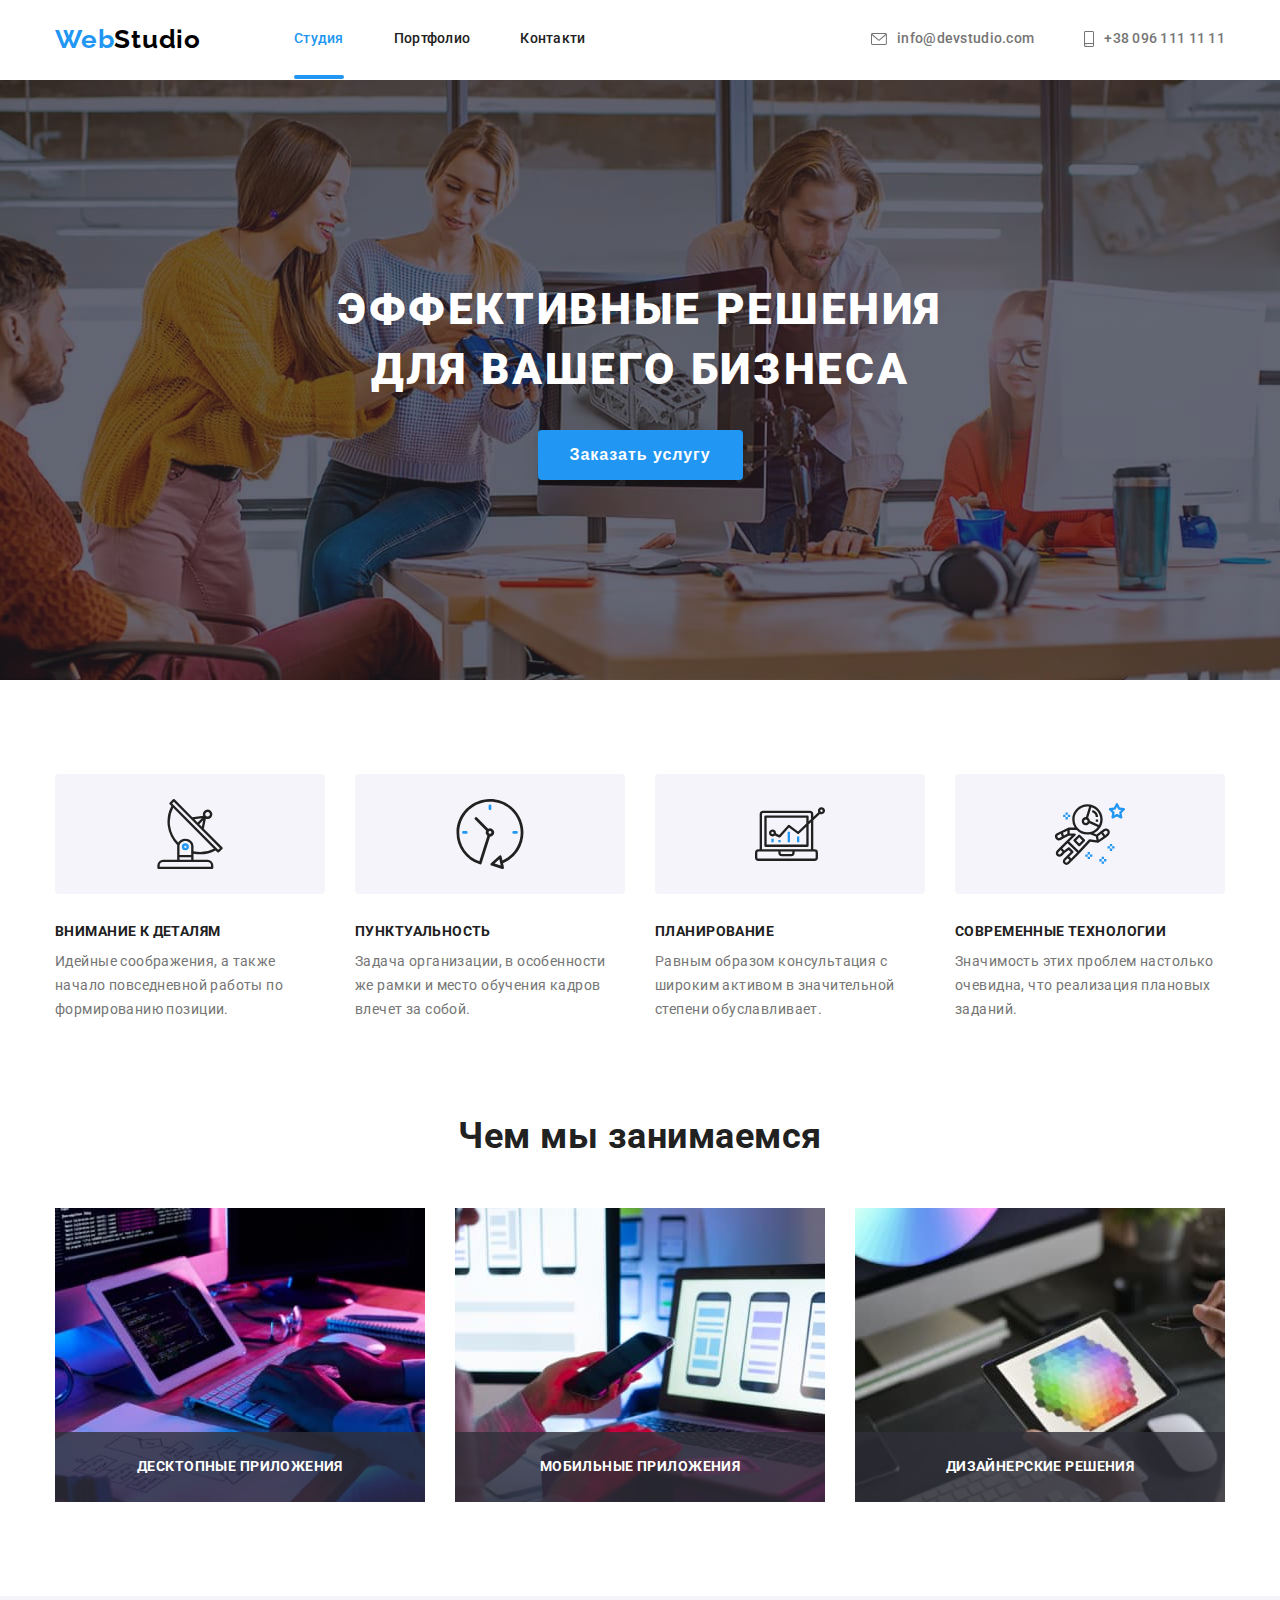
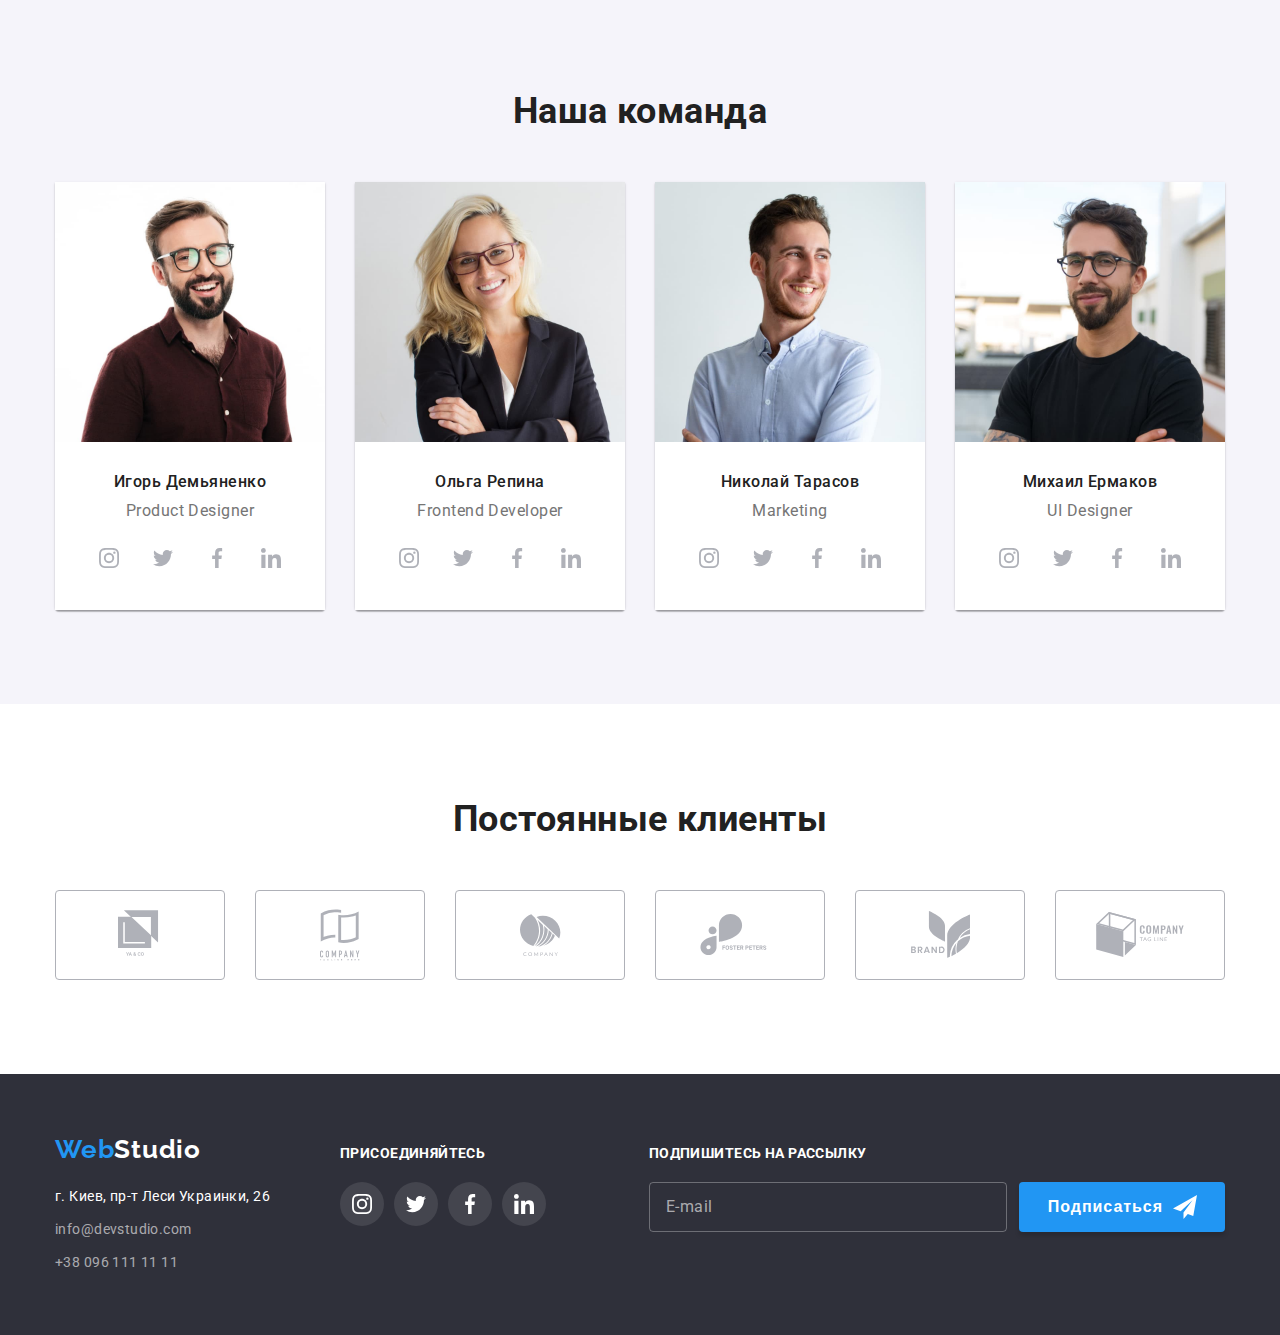
<file: index.html>
<!DOCTYPE html>
<html lang="ru">
<head>
    <meta charset="UTF-8">
    <meta http-equiv="X-UA-Compatible" content="IE=edge">
    <meta name="viewport" content="width=device-width, initial-scale=1.0">
    <title>Студия</title>
    <link rel="preconnect" href="https://fonts.gstatic.com">
    <link
        href="https://fonts.googleapis.com/css2?family=Oleo+Script&family=Raleway:wght@700&family=Roboto:wght@400;500;700;900&display=swap"
        rel="stylesheet">
    <link rel="stylesheet" href="https://cdnjs.cloudflare.com/ajax/libs/modern-normalize/0.2.0/modern-normalize.min.css"
        integrity="sha512-sqIVMkf5f8XGYI/UZYGs7wODxlUeoj9JknataPfUwtvrSKWMHrMXGZ7Evb6nabFYJQG15vFFyALe6r0nWCD1Ug=="
        crossorigin="anonymous" />
    <link rel="stylesheet" href="./css/main.min.css">
</head>
<body class="page-body">
    <header class="page-header">
        <div class="container">
            <div class="header-container">
                <nav class="nav">
                    <a class="logo link" href="./index.html">
                        <span class="logo__start">Web</span><span class="logo__end">Studio</span>
                    </a>
                    <ul class="nav-list list">
                        <li class="nav-list__item"><a class="link nav-list__link nav-list__link--underlines" href="./index.html">Студия</a></li>
                        <li class="nav-list__item"><a class="link nav-list__link" href="./pages/portfolio.html">Портфолио</a></li>
                        <li class="nav-list__item"><a class="link nav-list__link" href="#contacts">Контакти</a></li>
                    </ul>
                </nav>
                    <ul class="nav-list list">
                        <li class="nav-list__item">
                            <a class="link nav-list__link nav-list__link--gray" href="mailto:info@devstudio.com">
                                <svg class="nav-list__icon" width="16" height="12">
                                    <use href="./images/icons.svg#icon-envelope"></use>
                                </svg>info@devstudio.com
                            </a>
                        </li>
                        <li class="nav-list__item">
                            <a class="link nav-list__link nav-list__link--gray" href="tel:+380961111111">
                                <svg class="nav-list__icon" width="10" height="16">
                                    <use href="./images/icons.svg#icon-smartphone"></use>
                                </svg>+38 096 111 11 11
                            </a>
                        </li>
                    </ul>     
            </div>
        </div>
    </header>
    <main>

        <!--Герой-->
        <section class="hero">
            <div class="container">
                <div class="hero__box">
                    <h1 class="hero__title">Эффективные решения<br> для вашего бизнеса</h1>
                    <button data-modal-open class="button" type="button">Заказать услугу</button>
                    <div class="backdrop is-hidden" data-modal>
                        <div class="modal">
                            <button data-modal-close class="modal__button-close" aria-label="Close">
                                <div class="close">
                                    <svg class="close__icon" width="18" height="18">
                                        <use href="./images/icons.svg#icon-close"></use>
                                    </svg>
                                </div>
                            </button>

                            <form class="form-modal" autocomplete="off">
                                <p class="form-modal__title">Оставьте свои данные, мы вам перезвоним</p>
                                <div class="form-modal__field">
                                    <label class="form-modal__label" for="username">Имя</label>
                                    <input class="form-modal__input" type="text"  name="username" id="username" minlength="3">
                                    <svg class="form-modal__icon" width="18" height="18">
                                        <use href="./images/icons.svg#icon-person-modal"></use>
                                    </svg>
                                </div>
                                    
                                <div class="form-modal__field">
                                    <label class="form-modal__label" for="tel">Телефон</label>
                                    <input class="form-modal__input" type="tel" name="telephon" id="tel" minlength="3">
                                    <svg class="form-modal__icon" width="18" height="18">
                                        <use href="./images/icons.svg#icon-phone-modal"></use>
                                    </svg>
                                </div>
                                
                                <div class="form-modal__field">
                                    <label class="form-modal__label" for="email">Почта</label>
                                    <input class="form-modal__input" type="email" name="email" id="email">
                                    <svg class="form-modal__icon" width="18" height="18">
                                        <use href="./images/icons.svg#icon-email-modal"></use>
                                    </svg>
                                </div>

                                <div class="form-modal__field">
                                    <label class="form-modal__label" for="comment">Комментарий</label>
                                    <textarea class="form-textarea" name="comment" id="comment" rows="6" placeholder="Введите текст" id="comment"></textarea>
                                </div>

                                <div class="form-modal__contract">
                                    <label class="form-modal__contract-label" for="contract">
                                    <input class="form-modal__contract-checkbox" type="checkbox" name="contract" id="contract" value="contract">
                                    <svg class="form-modal__icon-check" width="16" height="15">
                                        <use href="./images/icons.svg#icon-check"></use>
                                    </svg>
                                    Соглашаюсь с рассылкой и принимаю 
                                    <a class="form-modal__link" href="">Условия договора</a>
                                    </label>   
                                </div>
                                
                                <button class="button form-modal__button" type="submit">Отправить</button>
                            </form>

                        </div>
                    </div>
                </div> 
            </div>
            
        </section>

        <!--Принципы-->
        <section class="concepts">
            <div class="container">
                <ul class="list concepts__list">
                    <li class="concepts__item">
                        <div class="concepts__icons">
                            <svg width="70" height="70">
                                <use href="./images/icons.svg#icon-antenna"></use>
                            </svg>
                        </div>
                        <h3 class="subtitle">Внимание к деталям</h3>
                        <p class="text">Идейные соображения, а также начало повседневной работы по формированию позиции.</p>
                    </li>
                    <li class="concepts__item">
                        <div class="concepts__icons">
                            <svg width="70" height="70">
                                <use href="./images/icons.svg#icon-clock"></use>
                            </svg>
                        </div>
                        <h3 class="subtitle">Пунктуальность</h3>
                        <p class="text">Задача организации, в особенности же рамки и место обучения кадров влечет за собой.</p>
                    </li>
                    <li class="concepts__item">
                        <div class="concepts__icons">
                            <svg width="70" height="70">
                                <use href="./images/icons.svg#icon-diagram"></use>
                            </svg>
                        </div>
                        <h3 class="subtitle">Планирование</h3>
                        <p class="text">Равным образом консультация с широким активом в значительной степени обуславливает.</p>
                    </li>
                    <li class="concepts__item">
                        <div class="concepts__icons">
                            <svg width="70" height="70">
                                <use href="./images/icons.svg#icon-astronaut"></use>
                            </svg>
                        </div>
                        <h3 class="subtitle">Современные технологии</h3>
                        <p class="text">Значимость этих проблем настолько очевидна, что реализация плановых заданий.</p>
                    </li>
                </ul>
            </div>
        </section>

        <!--Чем мы занимаемся-->
        <section class="work">
            <div class="container">
                <h2 class="title">Чем мы занимаемся</h2>
                <ul class="list work__list">
                    <li class="work__item">
                        <img src="./images/section1/img.jpg" width="370" alt="Десктопные приложения">
                        <div class="work__thumb">
                            <h3 class="subtitle">Десктопные приложения</h3>
                        </div>
                    </li>
                    <li class="work__item">
                        <img src="./images/section1/img-1.jpg" width="370" alt="Мобильные приложения">
                        <div class="work__thumb">
                            <h3 class="subtitle">Мобильные приложения</h3>
                        </div>
                    </li>
                    <li class="work__item">
                        <img src="./images/section1/img-2.jpg" width="370" alt="Дизайнерские решения">
                        <div class="work__thumb">
                            <h3 class="subtitle">Дизайнерские решения</h3>
                        </div>
                    </li>
                </ul>
            </div>
        </section>

        <!--Наша команда-->
        <section class="team">
            <div class="container">
                <h2 class="title">Наша команда</h2>
                <ul class="team__list">
                    <li class="team__item">
                        <img src="./images/section2/img.jpg" width="270" height="260" alt="Игорь Демьяненко">
                        <div class="team__member">
                            <h3 class="team__name">Игорь Демьяненко</h3>
                            <p class="team__position">Product Designer</p>
                            <ul class="list social-list">
                                <li class="social-list__item">
                                    <a href="" class="social-list__link" target="_blank" rel="noopener noreferrer">
                                        <svg class="social-list__icon">
                                            <use href="./images/icons.svg#icon-instagram"></use>
                                        </svg>
                                    </a>
                                </li>
                                <li class="social-list__item">
                                    <a href="" class="social-list__link" target="_blank" rel="noopener noreferrer">
                                        <svg class="social-list__icon">
                                            <use href="./images/icons.svg#icon-twitter"></use>
                                        </svg>
                                    </a>
                                </li>
                                <li class="social-list__item">
                                    <a href="" class="social-list__link" target="_blank" rel="noopener noreferrer">
                                        <svg class="social-list__icon">
                                            <use href="./images/icons.svg#icon-facebook"></use>
                                        </svg>
                                    </a>
                                </li>
                                <li class="social-list__item">
                                    <a href="" class="social-list__link" target="_blank" rel="noopener noreferrer">
                                        <svg class="social-list__icon">
                                            <use href="./images/icons.svg#icon-linkedin"></use>
                                        </svg>
                                    </a>
                                </li>
                            </ul>
                        </div>
                    </li>
                    <li class="team__item">
                        <img src="./images/section2/img-1.jpg" width="270" height="260" alt="Ольга Репина">
                        <div class="team__member">
                            <h3 class="team__name">Ольга Репина</h3>
                            <p class="team__position">Frontend Developer</p>
                            <ul class="list social-list">
                                <li class="social-list__item">
                                    <a href="" class="social-list__link" target="_blank" rel="noopener noreferrer">
                                        <svg class="social-list__icon">
                                            <use href="./images/icons.svg#icon-instagram"></use>
                                        </svg>
                                    </a>
                                </li>
                                <li class="social-list__item">
                                    <a href="" class="social-list__link" target="_blank" rel="noopener noreferrer">
                                        <svg class="social-list__icon">
                                            <use href="./images/icons.svg#icon-twitter"></use>
                                        </svg>
                                    </a>
                                </li>
                                <li class="social-list__item">
                                    <a href="" class="social-list__link" target="_blank" rel="noopener noreferrer">
                                        <svg class="social-list__icon">
                                            <use href="./images/icons.svg#icon-facebook"></use>
                                        </svg>
                                    </a>
                                </li>
                                <li class="social-list__item">
                                    <a href="" class="social-list__link" target="_blank" rel="noopener noreferrer">
                                        <svg class="social-list__icon">
                                            <use href="./images/icons.svg#icon-linkedin"></use>
                                        </svg>
                                    </a>
                                </li>
                            </ul>
                        </div>
                    </li>
                    <li class="team__item">
                        <img src="./images/section2/img-2.jpg" width="270" height="260" alt="Николай Тарасов">
                        <div class="team__member">
                            <h3 class="team__name">Николай Тарасов</h3>
                            <p class="team__position">Marketing</p>
                            <ul class="list social-list">
                                <li class="social-list__item">
                                    <a href="" class="social-list__link" target="_blank" rel="noopener noreferrer">
                                        <svg class="social-list__icon">
                                            <use href="./images/icons.svg#icon-instagram"></use>
                                        </svg>
                                    </a>
                                </li>
                                <li class="social-list__item">
                                    <a href="" class="social-list__link" target="_blank" rel="noopener noreferrer">
                                        <svg class="social-list__icon">
                                            <use href="./images/icons.svg#icon-twitter"></use>
                                        </svg>
                                    </a>
                                </li>
                                <li class="social-list__item">
                                    <a href="" class="social-list__link" target="_blank" rel="noopener noreferrer">
                                        <svg class="social-list__icon">
                                            <use href="./images/icons.svg#icon-facebook"></use>
                                        </svg>
                                    </a>
                                </li>
                                <li class="social-list__item">
                                    <a href="" class="social-list__link" target="_blank" rel="noopener noreferrer">
                                        <svg class="social-list__icon">
                                            <use href="./images/icons.svg#icon-linkedin"></use>
                                        </svg>
                                    </a>
                                </li>
                            </ul>
                        </div>
                    </li>
                    <li class="team__item">
                        <img src="./images/section2/img-3.jpg" width="270" height="260" alt="Михаил Ермаков">
                        <div class="team__member">
                            <h3 class="team__name">Михаил Ермаков</h3>
                            <p class="team__position">UI Designer</p>
                            <ul class="list social-list">
                                <li class="social-list__item">
                                    <a href="" class="social-list__link" target="_blank" rel="noopener noreferrer">
                                        <svg class="social-list__icon">
                                            <use href="./images/icons.svg#icon-instagram"></use>
                                        </svg>
                                    </a>
                                </li>
                                <li class="social-list__item">
                                    <a href="" class="social-list__link" target="_blank" rel="noopener noreferrer">
                                        <svg class="social-list__icon">
                                            <use href="./images/icons.svg#icon-twitter"></use>
                                        </svg>
                                    </a>
                                </li>
                                <li class="social-list__item">
                                    <a href="" class="social-list__link" target="_blank" rel="noopener noreferrer">
                                        <svg class="social-list__icon">
                                            <use href="./images/icons.svg#icon-facebook"></use>
                                        </svg>
                                    </a>
                                </li>
                                <li class="social-list__item">
                                    <a href="" class="social-list__link" target="_blank" rel="noopener noreferrer">
                                        <svg class="social-list__icon">
                                            <use href="./images/icons.svg#icon-linkedin"></use>
                                        </svg>
                                    </a>
                                </li>
                            </ul>
                        </div>
                    </li>
                </ul>
            </div>
        </section>
        <!-- Постоянные клиенты -->
        <section class="clients">
            <div class="container">
                <h2 class="clients__title">Постоянные клиенты</h2>
                <ul class="clients__list">
                    <li class="clients__item">
                        <a class="clients__link" href="" target="_blank" rel="noopener noreferrer">
                            <svg class="clients__icon" width="44.27" height="49.23">
                                <use href="./images/icons.svg#icon-logo1"></use>
                            </svg>
                        </a>
                    </li>
                    <li class="clients__item">
                        <a class="clients__link" href="" target="_blank" rel="noopener noreferrer">
                            <svg class="clients__icon" width="40" height="52">
                                <use href="./images/icons.svg#icon-logo2"></use>
                            </svg>
                        </a>
                    </li>
                    <li class="clients__item">
                        <a class="clients__link" href="" target="_blank" rel="noopener noreferrer">
                            <svg class="clients__icon" width="41" height="42.6">
                                <use href="./images/icons.svg#icon-logo3"></use>
                            </svg>
                        </a>
                    </li>
                    <li class="clients__item">
                        <a class="clients__link" href="" target="_blank" rel="noopener noreferrer">
                            <svg class="clients__icon" width="79.66" height="42.02">
                                <use href="./images/icons.svg#icon-logo4"></use>
                            </svg>
                        </a>
                    </li>
                    <li class="clients__item">
                        <a class="clients__link" href="" target="_blank" rel="noopener noreferrer">
                            <svg class="clients__icon" width="59" height="47">
                                <use href="./images/icons.svg#icon-logo5"></use>
                            </svg>
                        </a>
                    </li>
                    <li class="clients__item">
                        <a class="clients__link" href="" target="_blank" rel="noopener noreferrer">
                            <svg class="clients__icon" width="88.48" height="45.44">
                                <use href="./images/icons.svg#icon-logo6"></use>
                            </svg>
                        </a>
                    </li>
                </ul>
            </div>
        </section>
    </main>
    
    <!--Футер-->
    <footer class="basement">
        <div class="container">
            <div class="footer-box">
                <div class="contacts-box">
                    <div class="contacts" id="contacts">
                        <a class="logo link" href="./index.html">
                            <span class="logo__start">Web</span><span class="logo__end logo__end--light">Studio</span>
                        </a>
                        <address>
                            <ul class="contacts-list list">
                                <li class="contacts-list__item">
                                    <a class="link" href="https://goo.gl/maps/zhpreMwTAFrYoFzA8" target="_blank"
                                        rel="noopener noreferrer">г. Киев, пр-т Леси Украинки, 26</a></li>
                                <li class="contacts-list__item">
                                    <a class="link contacts-list__link"
                                        href="mailto:info@devstudio.com">info@devstudio.com</a></li>
                                <li class="contacts-list__item">
                                    <a class="link contacts-list__link" href="tel:+380961111111">+38 096 111 11 11</a></li>
                            </ul>
                        </address>
                    </div>
                    <div class="social-links">
                        <h3 class="subtitle">присоединяйтесь</h3>
                        <ul class="list social-list contacts-list">
                            <li class="social-list__item">
                                <a href="" class="social-list__link social-list__link--dark" target="_blank" rel="noopener noreferrer">
                                    <svg class="social-list__icon social-list__icon--white">
                                        <use href="./images/icons.svg#icon-instagram"></use>
                                    </svg>
                                </a>
                            </li>
                            <li class="social-list__item">
                                <a href="" class="social-list__link social-list__link--dark" target="_blank" rel="noopener noreferrer">
                                    <svg class="social-list__icon social-list__icon--white">
                                        <use href="./images/icons.svg#icon-twitter"></use>
                                    </svg>
                                </a>
                            </li>
                            <li class="social-list__item">
                                <a href="" class="social-list__link social-list__link--dark" target="_blank" rel="noopener noreferrer">
                                    <svg class="social-list__icon social-list__icon--white">
                                        <use href="./images/icons.svg#icon-facebook"></use>
                                    </svg>
                                </a>
                            </li>
                            <li class="social-list__item">
                                <a href="" class="social-list__link social-list__link--dark" target="_blank" rel="noopener noreferrer">
                                    <svg class="social-list__icon social-list__icon--white">
                                        <use href="./images/icons.svg#icon-linkedin"></use>
                                    </svg>
                                </a>
                            </li>
                        </ul>
                    </div>
                </div>
                <div class="send">
                    <h3 class="subtitle">подпишитесь на рассылку</h3>
                    <form class="form">
                        <label class="form__label" for="mail"></label>
                            <input class="form__input" type="email" name="mail" id="mail" placeholder="E-mail"/>              
                        <button class="button send--button" type="submit">
                            <div>
                                <span>Подписаться</span> 
                            </div>
                            <div class="send__icon">
                                <svg width="24" height="24">
                                    <use href="./images/icons.svg#icon-icon-send"></use>
                                </svg>
                            </div> 
                        </button>
                    </form>
                </div>
            </div>
        </div>
    </footer>
    <script src="./js/modal.js"></script>
</body>
</html>
</file>
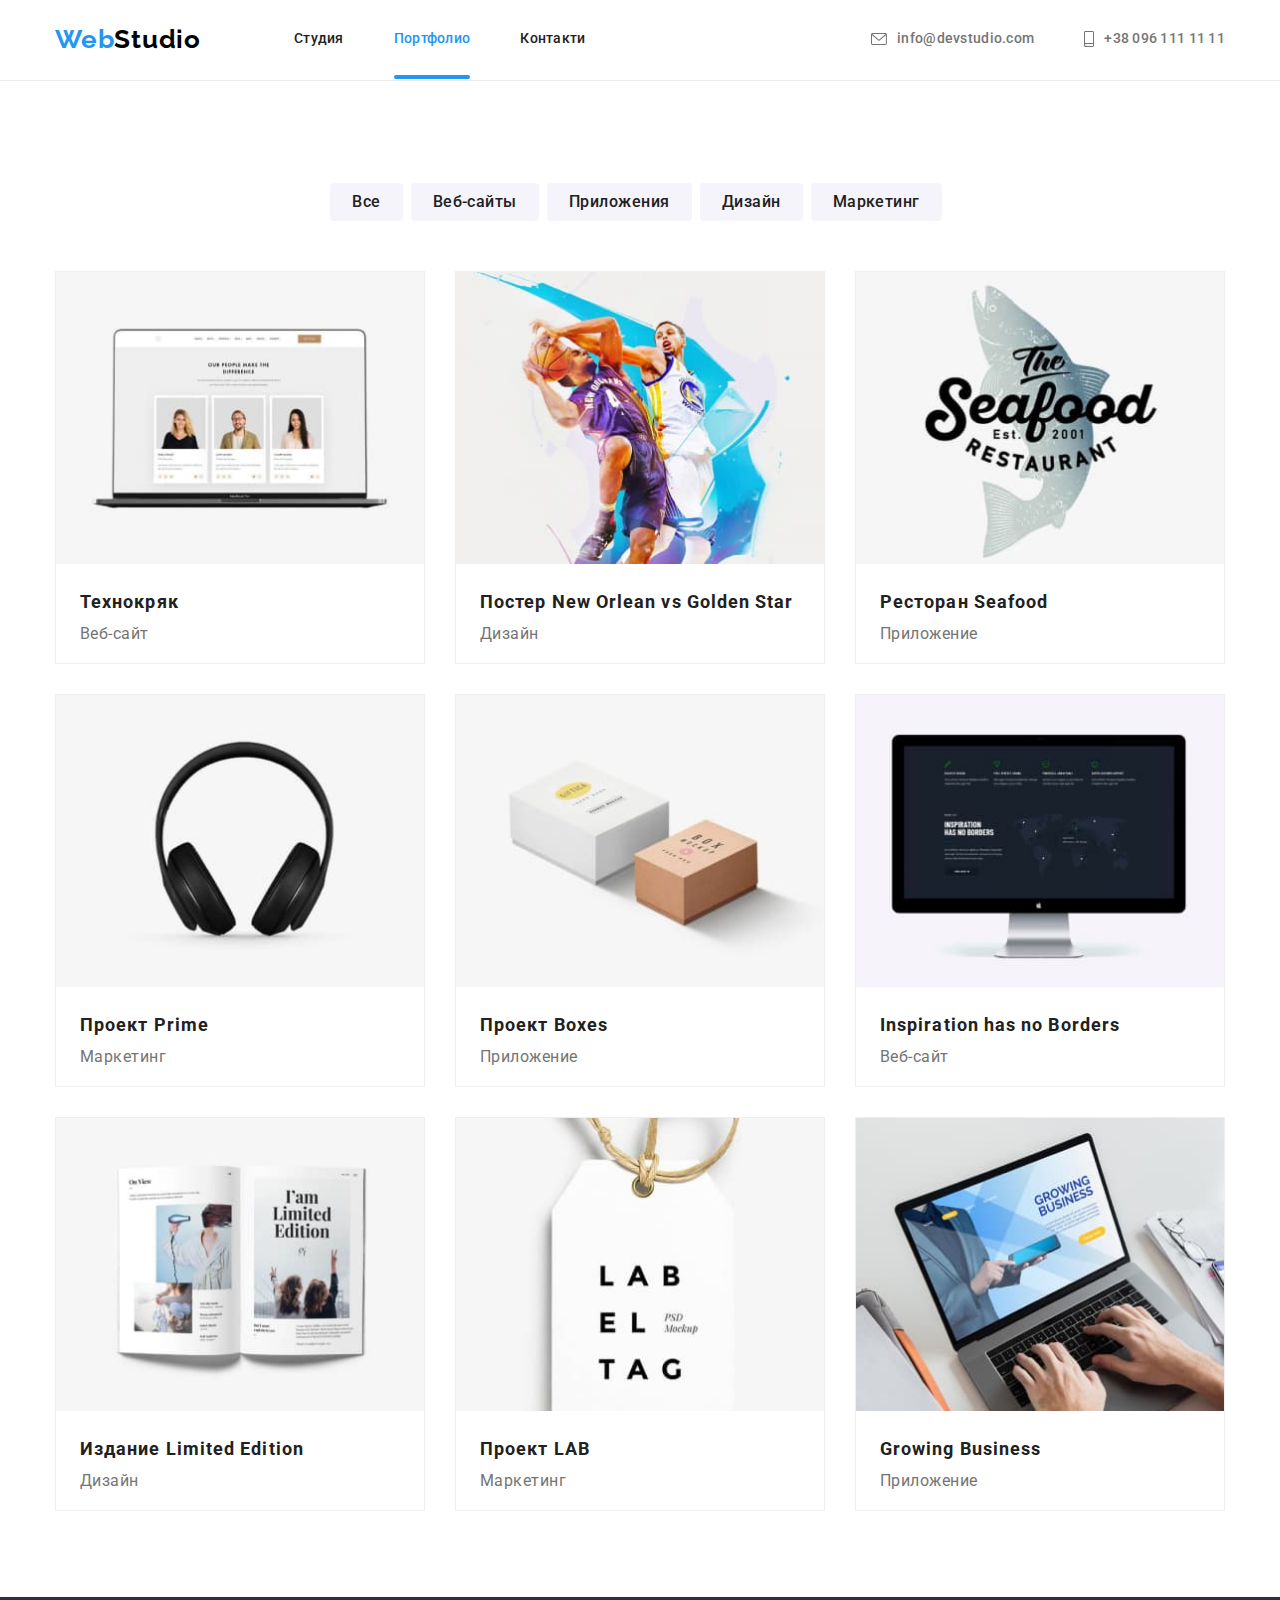
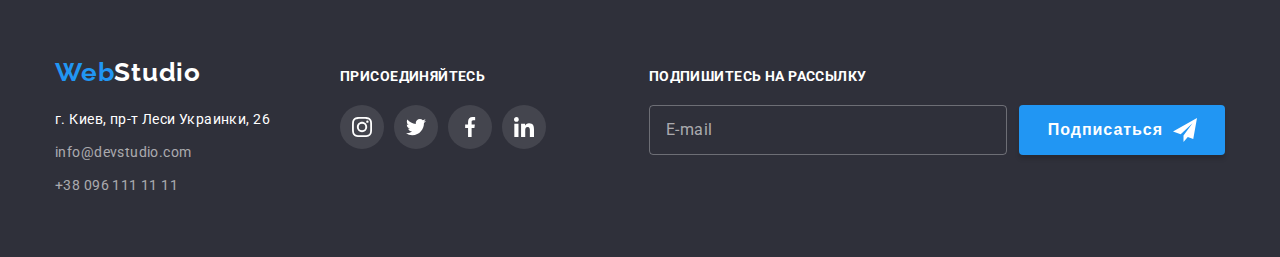
<file: pages/portfolio.html>
<!DOCTYPE html>
<html lang="ru">
<head>
    <meta charset="UTF-8">
    <meta http-equiv="X-UA-Compatible" content="IE=edge">
    <meta name="viewport" content="width=device-width, initial-scale=1.0">
    <title>Портфолио</title>
    <link rel="preconnect" href="https://fonts.gstatic.com">
    <link
        href="https://fonts.googleapis.com/css2?family=Oleo+Script&family=Raleway:wght@700&family=Roboto:wght@400;500;700;900&display=swap"
        rel="stylesheet">
    <link rel="stylesheet" href="../css/main.min.css">
</head>
<body class="page-body">
    <header class="page-header page-header--underlines">
        <div class="container">
            <div class="header-container">
                <nav class="nav">
                    <a class="logo link" href="../index.html">
                        <span class="logo__start">Web</span><span class="logo__end">Studio</span>
                    </a>
                    <ul class="nav-list list">
                        <li class="nav-list__item"><a class="link nav-list__link"
                                href="../index.html">Студия</a></li>
                        <li class="nav-list__item"><a class="link nav-list__link nav-list__link--underlines"
                                href="../pages/portfolio.html">Портфолио</a></li>
                        <li class="nav-list__item"><a class="link nav-list__link" href="#contacts">Контакти</a></li>
                    </ul>
                </nav>
                <ul class="nav-list list">
                    <li class="nav-list__item">
                        <a class="link nav-list__link nav-list__link--gray" href="mailto:info@devstudio.com">
                            <svg class="nav-list__icon" width="16" height="12">
                                <use href="../images/icons.svg#icon-envelope"></use>
                            </svg>info@devstudio.com
                        </a>
                    </li>
                    <li class="nav-list__item">
                        <a class="link nav-list__link nav-list__link--gray" href="tel:+380961111111">
                            <svg class="nav-list__icon" width="10" height="16">
                                <use href="../images/icons.svg#icon-smartphone"></use>
                            </svg>+38 096 111 11 11
                        </a>
                    </li>
                </ul>
            </div>
        </div>
    </header>
    <main>
        <section class="filters">
            <div class="container">
                <div class="filters-box">
                    <h1 class="visually-hidden">Список проектов</h1>
                    <ul class="list filter-box__list">
                        <li>
                            <button class="filter-box__button" type="button">Все</button>
                        </li>
                        <li>
                            <button class="filter-box__button" type="button">Веб-сайты</button>
                        </li>
                        <li>
                            <button class="filter-box__button" type="button">Приложения</button>
                        </li>
                        <li>
                            <button class="filter-box__button" type="button">Дизайн</button>
                        </li>
                        <li>
                            <button class="filter-box__button" type="button">Маркетинг</button>
                        </li>
                    </ul>
                </div>
                <div class="portfolio">
                    <ul class="list grid">
                        <li class="grid__item">
                            <a class="link" href="./portfolio.html">
                                <div class="product">
                                    <img src="../images/page2/img.jpg" width="370" height="294" alt="ноутбук">
                                    <p class="product__description">Технокряк это современная площадка распространения коронавируса. Компании используют эту платформу для цифрового шпионажа и атак на защищённые сервера конкурентов.
                                    </p>
                                </div>
                                <div class="product__text">
                                    <h2 class="product__name">Технокряк</h2>
                                    <p class="product__type">Веб-сайт</p>
                                </div>
                            </a>
                        </li>

                        <li class="grid__item">
                            <a class="link" href="./portfolio.html">
                                <div class="product">
                                    <img src="../images/page2/img-1.jpg" width="370" height="294" alt="баскетбол">
                                    <p class="product__description">Технокряк это современная площадка распространения коронавируса. Компании используют эту платформу для цифрового шпионажа и атак на защищённые сервера конкурентов.
                                    </p>
                                </div> 
                                <div class="product__text">
                                    <h2 class="product__name">Постер New Orlean vs Golden Star</h2>
                                    <p class="product__type">Дизайн</p>
                                </div>
                            </a>
                        </li>
                        
                        <li class="grid__item">
                            <a class="link" href="./portfolio.html">
                                <div class="product">
                                    <img src="../images/page2/img-2.jpg" width="370" height="294" alt="надпись">
                                    <p class="product__description">Технокряк это современная площадка распространения коронавируса. Компании используют эту платформу для цифрового шпионажа и атак на защищённые сервера конкурентов.
                                    </p>
                                </div> 
                                <div class="product__text">
                                    <h2 class="product__name">Ресторан Seafood</h2>
                                    <p class="product__type">Приложение</p>
                                </div>
                            </a>
                        </li>
                        
                        <li class="grid__item">
                            <a class="link" href="./portfolio.html">
                                <div class="product">
                                    <img src="../images/page2/img-3.jpg" width="370" height="294" alt="наушники">
                                    <p class="product__description">Технокряк это современная площадка распространения коронавируса. Компании используют эту платформу для цифрового шпионажа и атак на защищённые сервера конкурентов.
                                    </p>
                                </div> 
                                <div class="product__text">
                                    <h2 class="product__name">Проект Prime</h2>
                                    <p class="product__type">Маркетинг</p>
                                </div>
                            </a>
                        </li>
                        
                        <li class="grid__item">
                            <a class="link" href="./portfolio.html">
                                <div class="product">
                                    <img src="../images/page2/img-4.jpg" width="370" height="294" alt="коробки">
                                    <p class="product__description">Технокряк это современная площадка распространения коронавируса. Компании используют эту платформу для цифрового шпионажа и атак на защищённые сервера конкурентов.
                                    </p>
                                </div> 
                                <div class="product__text">
                                    <h2 class="product__name">Проект Boxes</h2>
                                    <p class="product__type">Приложение</p>
                                </div>
                            </a>
                        </li>
                        
                        <li class="grid__item">
                            <a class="link" href="./portfolio.html">
                                <div class="product">
                                    <img src="../images/page2/img-5.jpg" width="370" height="294" alt="монитор">
                                    <p class="product__description">Технокряк это современная площадка распространения коронавируса. Компании используют эту платформу для цифрового шпионажа и атак на защищённые сервера конкурентов.
                                    </p>
                                </div> 
                                <div class="product__text">
                                    <h2 class="product__name">Inspiration has no Borders</h2>
                                    <p class="product__type">Веб-сайт</p>
                                </div>
                            </a>
                        </li>
                        
                        <li class="grid__item">
                            <a class="link" href="./portfolio.html">
                                <div class="product">
                                    <img src="../images/page2/img-6.jpg" width="370" height="294" alt="книга">
                                    <p class="product__description">Технокряк это современная площадка распространения коронавируса. Компании используют эту платформу для цифрового шпионажа и атак на защищённые сервера конкурентов.
                                    </p>
                                </div> 
                                <div class="product__text">
                                    <h2 class="product__name">Издание Limited Edition</h2>
                                    <p class="product__type">Дизайн</p>
                                </div>
                            </a>
                        </li>
                        
                        <li class="grid__item">
                            <a class="link" href="./portfolio.html">
                                <div class="product">
                                    <img src="../images/page2/img-7.jpg" width="370" height="294" alt="бирка">
                                    <p class="product__description">Технокряк это современная площадка распространения коронавируса. Компании используют эту платформу для цифрового шпионажа и атак на защищённые сервера конкурентов.
                                    </p>
                                </div> 
                                <div class="product__text">
                                    <h2 class="product__name">Проект LAB</h2>
                                    <p class="product__type">Маркетинг</p>
                                </div>
                            </a>
                        </li>
                        
                        <li class="grid__item">
                            <a class="link" href="./portfolio.html">
                                <div class="product">
                                    <img src="../images/page2/img-8.jpg" width="370" height="294" alt="лептоп">
                                    <p class="product__description">Технокряк это современная площадка распространения коронавируса. Компании используют эту платформу для цифрового шпионажа и атак на защищённые сервера конкурентов.
                                    </p>
                                </div> 
                                <div class="product__text">
                                    <h2 class="product__name">Growing Business</h2>
                                    <p class="product__type">Приложение</p>
                                </div>
                            </a>
                        </li>
                    </ul>
                </div>
            </div>    
        </section>
    </main>

    <!--Футер-->
    <footer class="basement">
        <div class="container">
            <div class="footer-box">
                <div class="contacts-box">
                    <div class="contacts" id="contacts">
                        <a class="logo link" href="../index.html">
                            <span class="logo__start">Web</span><span class="logo__end logo__end--light">Studio</span>
                        </a>
                        <address>
                            <ul class="contacts-list list">
                                <li class="contacts-list__item">
                                    <a class="link" href="https://goo.gl/maps/zhpreMwTAFrYoFzA8" target="_blank"
                                        rel="noopener noreferrer">г. Киев, пр-т Леси Украинки, 26</a></li>
                                <li class="contacts-list__item">
                                    <a class="link contacts-list__link"
                                        href="mailto:info@devstudio.com">info@devstudio.com</a></li>
                                <li class="contacts-list__item">
                                    <a class="link contacts-list__link" href="tel:+380961111111">+38 096 111 11 11</a></li>
                            </ul>
                        </address>
                    </div>
                    <div class="social-links">
                        <h3 class="subtitle">присоединяйтесь</h3>
                        <ul class="list social-list contacts-list">
                            <li class="social-list__item">
                                <a href="" class="social-list__link social-list__link--dark" target="_blank" rel="noopener noreferrer">
                                    <svg class="social-list__icon social-list__icon--white">
                                        <use href="../images/icons.svg#icon-instagram"></use>
                                    </svg>
                                </a>
                            </li>
                            <li class="social-list__item">
                                <a href="" class="social-list__link social-list__link--dark" target="_blank" rel="noopener noreferrer">
                                    <svg class="social-list__icon social-list__icon--white">
                                        <use href="../images/icons.svg#icon-twitter"></use>
                                    </svg>
                                </a>
                            </li>
                            <li class="social-list__item">
                                <a href="" class="social-list__link social-list__link--dark" target="_blank" rel="noopener noreferrer">
                                    <svg class="social-list__icon social-list__icon--white">
                                        <use href="../images/icons.svg#icon-facebook"></use>
                                    </svg>
                                </a>
                            </li>
                            <li class="social-list__item">
                                <a href="" class="social-list__link social-list__link--dark" target="_blank" rel="noopener noreferrer">
                                    <svg class="social-list__icon social-list__icon--white">
                                        <use href="../images/icons.svg#icon-linkedin"></use>
                                    </svg>
                                </a>
                            </li>
                        </ul>
                    </div>
                </div>
                <div class="send">
                    <h3 class="subtitle">подпишитесь на рассылку</h3>
                    <form class="form">
                        <label class="form__label" for="mail"></label>
                            <input class="form__input" type="email" name="mail" id="mail" placeholder="E-mail"/>              
                        <button class="button send--button" type="submit">
                            <div>
                                <span>Подписаться</span> 
                            </div>
                            <div class="send__icon">
                                <svg width="24" height="24">
                                    <use href="../images/icons.svg#icon-icon-send"></use>
                                </svg>
                            </div> 
                        </button>
                    </form>
                </div>
            </div>
        </div>
    </footer>
</body>
</html>
</file>
<file: css/main.min.css>
html{box-sizing:border-box}*,*::before,*::after{box-sizing:inherit}img{display:block;max-width:100%;height:auto}h1,h2,h3,h4,h5,h6,p{margin:0}.page-body{background-color:#fff;color:#212121;font-family:Roboto,sans-serif;letter-spacing:.03em;margin:0}.link{text-decoration:none;color:inherit}.list{padding-top:0;margin-bottom:0;padding-left:0;list-style:none}.container{width:1200px;padding-left:15px;padding-right:15px;margin-left:auto;margin-right:auto}.header-container,.logo,.nav-list,.nav{display:flex;margin-top:0;justify-content:space-between;align-items:center}.page-header{padding-top:24px;padding-bottom:25px}.page-header--underlines{border-bottom:1px solid #ececec}.nav,.nav-list{font-weight:500;font-size:14px;line-height:1.14;letter-spacing:0.02em}.nav-list{margin-left:93px}.nav-list__item{display:flex;margin-top:0;justify-content:space-between;align-items:center}.nav-list__item:not(:last-child){margin-right:50px}.logo{justify-content:start;font-family:Raleway,sans-serif;font-weight:700;font-size:26px;line-height:1.19;letter-spacing:.03em}.logo__start{color:#2196f3}.logo__end{color:#000}.nav-list__link--gray{display:flex;justify-content:center;align-items:center;padding-top:1px;padding-bottom:1px;font-weight:500;font-size:14px;line-height:1.14;letter-spacing:0.02em;color:#757575}.nav-list__link{transition:color 250ms cubic-bezier(0.4, 0, 0.2, 1)}.nav-list__link:hover,.nav-list__link:focus{color:#2196f3}.nav-list__link--underlines{display:block;position:relative;color:#2196f3}.nav-list__link--underlines::after{content:"";position:absolute;top:44px;left:0;display:block;width:100%;height:4px;background-color:#2196f3;border-radius:2px}.hero{max-width:1600px;padding-top:200px;padding-bottom:200px;margin-left:auto;margin-right:auto;background-image:linear-gradient(rgba(47,48,58,0.4), rgba(47,48,58,0.4)),url(../images/geroy/Img-header.jpg);background-repeat:no-repeat;background-color:#c4c4c4;background-size:cover;background-position:center}.hero__title{font-weight:900;font-size:44px;line-height:1.36;text-align:center;letter-spacing:0.06em;text-transform:uppercase;color:#fff}.filter-box__button{display:flex;justify-content:center;margin-top:0;margin-right:8px;padding:6px 22px;font-family:Roboto,sans-serif;font-weight:500;font-size:16px;line-height:1.6;text-align:center;letter-spacing:.03em;color:#212121;background:#f5f4fa;border-radius:4px;cursor:pointer;border:none;transition:background-color 250ms cubic-bezier(0.4, 0, 0.2, 1),color 250ms cubic-bezier(0.4, 0, 0.2, 1),box-shadow 250ms cubic-bezier(0.4, 0, 0.2, 1)}.filter-box__button:hover,.filter-box__button:focus{background-color:#2196f3;color:#fff;box-shadow:0px 3px 1px rgba(0,0,0,0.1),0px 1px 2px rgba(0,0,0,0.08),0px 2px 2px rgba(0,0,0,0.12)}.button{display:flex;justify-content:center;align-items:center;text-align:center;padding:10px 32px;margin-left:auto;margin-right:auto;margin-top:30px;font-weight:700;font-size:16px;line-height:1.88;letter-spacing:0.06em;color:#fff;background-color:#2196f3;box-shadow:0px 4px 4px rgba(0,0,0,0.15);border:none;border-radius:4px;cursor:pointer;transition:background-color 250ms cubic-bezier(0.4, 0, 0.2, 1)}.button:hover,.button:focus{background-color:#188ce8}.send--button{display:flex;margin-top:20px;margin-left:12px;padding-top:10px;padding-bottom:10px;padding-left:29px;padding-right:28px}.form-modal__button{margin-top:0;margin-bottom:0px;padding:10px 55px}.modal__button-close{position:absolute;top:8px;right:8px;padding:0;background-color:#fff;border:none}.filters{padding-top:102px}.filters-box{margin-bottom:50px}.filter-box__list{display:flex;justify-content:center;margin-top:0}.backdrop{position:fixed;top:0;left:0;width:100%;height:100%;background-color:rgba(0,0,0,0.2);opacity:1;visibility:visible;transition:cubic-bezier(0.075, 0.82, 0.165, 1);z-index:1}.backdrop.is-hidden{opacity:0;pointer-events:none}.modal{position:absolute;top:50%;left:50%;transform:translate(-50%, -50%);width:528px;height:581px;background-color:#fff;box-shadow:0px 1px 3px rgba(0,0,0,0.12),0px 1px 1px rgba(0,0,0,0.14),0px 2px 1px rgba(0,0,0,0.2);border-radius:4px}.close{display:flex;justify-content:center;align-items:center;height:30px;width:30px;background-color:#fff;border:1px solid rgba(0,0,0,0.1);border-radius:50%;cursor:pointer}.portfolio{display:flex;flex-wrap:wrap;justify-content:space-between;align-items:center;padding-bottom:86px}.grid{display:flex;flex-wrap:wrap;padding:0;margin:0;list-style:none;margin-left:calc(-1 * 30px);margin-top:calc(-1 * 30px)}.grid>.grid__item{flex-basis:calc(100% / 3 - 30px);margin-left:30px;margin-top:30px;border:1px solid #eee;transition:box-shadow 250ms cubic-bezier(0.4, 0, 0.2, 1)}.grid>.grid__item:hover,.grid>.grid__item:focus{box-shadow:0px 1px 1px rgba(0,0,0,0.12),0px 4px 4px rgba(0,0,0,0.06),1px 4px 6px rgba(0,0,0,0.16)}.grid>.grid__item:hover .product__description{opacity:1;transform:translateY(0)}.product__text{padding:20px 24px}.product__name{margin-bottom:4px;font-weight:700;font-size:18px;line-height:2;letter-spacing:0.06em;color:#212121}.product__type{font-weight:400;font-size:16px;line-height:1.88x;letter-spacing:.03em;color:#757575}.product{position:relative;overflow:hidden}.product__description{position:absolute;top:0;display:flex;content:"";width:100%;padding:63px 24px;font-weight:400;font-size:18px;line-height:1.56;color:#fff;background-color:rgba(33,150,243,0.9);outline:1px solid rgba(33,150,243,0.9);opacity:0;transform:translateY(100%);transition:transform 250ms cubic-bezier(0.4, 0, 0.2, 1)}.nav-list__icon{margin-right:10px;fill:currentColor}.nav-list__link{transition:color 250ms cubic-bezier(0.4, 0, 0.2, 1)}.nav-list__link:hover .nav-list__icon,.nav-list__link:focus .nav-list__icon{fill:#2196f3}.close__icon{transition:fill 250ms #2196f3}.close__icon:hover,.close__icon:focus{fill:#2196f3}.concepts__icons{display:flex;min-height:120px;justify-content:center;align-items:center;margin-bottom:30px;background-color:#f5f4fa;border-radius:4px}.social-list__icon{width:20px;height:20px;fill:#afb1b8;transition:fill 250ms cubic-bezier(0.4, 0, 0.2, 1)}.social-list__link:hover .social-list__icon,.social-list__link:focus .social-list__icon{fill:#fff}.social-list__link .social-list__icon--white{fill:#fff}.clients__icon{fill:#afb1b8;transition:fill 250ms cubic-bezier(0.4, 0, 0.2, 1)}.clients__link:hover .clients__icon,.clients__link:focus .clients__icon{fill:#2196f3}.send__icon{display:flex;justify-content:center;align-items:center;margin-left:10px;fill:#fff}.form-modal__icon{position:absolute;top:50%;left:12px;transition:box-shadow 250ms cubic-bezier(0.4, 0, 0.2, 1)}.form-modal__input:hover+.form-modal__icon,.form-modal__input:focus+.form-modal__icon{fill:#2196f3}.form-modal__icon-check{margin-right:7px;margin-left:14px;border:2px solid #212121;border-radius:2px;fill:none}.form-modal__contract-checkbox:checked+.form-modal__icon-check{fill:#fff;border-color:#2196f3;border:none;background-color:#2196f3}.concepts{padding-top:94px;padding-bottom:0}.concepts__list{display:flex;margin:0;margin-left:calc(-1 * 30px)}.concepts__item{flex-basis:calc(100% / 4 - 30px);margin-left:30px}.subtitle{font-weight:700;font-size:14px;line-height:1.14;letter-spacing:.03em;text-transform:uppercase;color:#212121}.text{margin-top:10px;font-weight:400;font-size:14px;line-height:1.71;letter-spacing:.03em;color:#757575}.work{padding-top:94px;padding-bottom:94px}.title{font-weight:700;font-size:36px;line-height:1.17;text-align:center}.work__list{display:flex;justify-content:center;margin-top:50px}.work__item{position:relative}.work__item:not(:last-child){margin-right:30px}.work__thumb{position:absolute;bottom:0;display:flex;width:100%;min-height:70px;background-color:rgba(47,48,58,0.8);justify-content:center;align-items:center}.work__thumb>.subtitle{color:#fff}.team{padding-top:94px;padding-bottom:94px;background-color:#f5f4fa;justify-content:center;align-items:center}.team__list{display:flex;padding:0;margin:0;list-style:none;margin-left:calc(-1 * 30px)}.team__list>.team__item{flex-basis:calc(100% / 4 - 30px);margin-left:30px;margin-top:50px;box-shadow:0px 1px 3px rgba(0,0,0,0.12),0px 1px 1px rgba(0,0,0,0.14),0px 2px 1px rgba(0,0,0,0.2);border-radius:0px 0px 4px 4px}.team__member{padding-top:30px;padding-bottom:30px;background-color:#fff}.team__name{font-weight:500;font-size:16px;line-height:1.19;text-align:center;letter-spacing:.03em;color:#212121}.team__position{margin-top:10px;font-weight:400;font-size:16px;line-height:1.19;text-align:center;letter-spacing:.03em;color:#757575}.social-list{display:flex;justify-content:center;align-items:center;margin-top:16px}.social-list__item:not(:first-child){margin-left:10px}.social-list__link{display:flex;justify-content:center;align-items:center;width:44px;height:44px;border-radius:50%;transition:background-color 250ms cubic-bezier(0.4, 0, 0.2, 1)}.social-list__link:hover,.social-list__link:focus{background-color:#2196f3}.clients{padding-top:94px;padding-bottom:94px;justify-content:center;align-items:center}.clients__title{font-weight:700;font-size:36px;line-height:1.17;text-align:center}.clients__list{display:flex;padding-top:0;margin-bottom:0;padding-left:0;list-style:none;justify-content:center;align-items:center;margin-left:calc(-1 * 30px);margin-top:50px}.clients__item{flex-basis:calc(100% / 6 - 30px);margin-left:30px}.clients__link{display:flex;justify-content:center;align-items:center;width:170px;height:90px;border:1px solid #afb1b8;border-radius:4px;transition:border 250ms cubic-bezier(0.4, 0, 0.2, 1)}.clients__link:hover,.clients__link:focus{border:1px solid #2196f3}.basement{display:flex;background-color:#2f303a;padding-top:60px;padding-bottom:60px}.footer-box{display:flex;flex-basis:calc(50% - 15px);justify-content:space-between;align-items:baseline}.contacts-box{display:flex;align-items:baseline}.contacts{display:flex;flex-direction:column;justify-content:start}.logo__end--light{color:#fff}.contacts-list{margin-top:20px;font-style:normal;font-weight:400;font-size:14px;line-height:1.71;letter-spacing:.03em;color:#fff}.contacts-list__link{color:rgba(255,255,255,0.6)}.contacts-list__link:hover,.contacts-list__link:focus{color:#2196f3}.contacts-list__item:not(:last-child){margin-bottom:9px}.social-links{display:inline-block;margin-left:70px}.social-links>.subtitle{color:#fff}.social-list__link--dark{background-color:rgba(255,255,255,0.1)}.send{display:inline-block;margin-left:93px}.send>.subtitle{color:#fff}.form{display:flex;justify-content:center;align-items:center}.form__input{display:flex;width:358px;height:50px;margin-top:20px;padding:15px 16px;font-family:Roboto,sans-serif;font-weight:400;font-size:16px;line-height:1.25;letter-spacing:.03em;color:rgba(255,255,255,0.6);background-color:inherit;border:1px solid rgba(255,255,255,0.3);border-radius:4px}.form__input::placeholder{color:rgba(255,255,255,0.6)}.form-modal{position:absolute;width:448px;top:40px;left:40px}.form-modal__title{display:flex;justify-content:center;margin-bottom:12px;font-weight:700;font-size:20px;line-height:1.15;text-align:center;color:#212121;letter-spacing:.03em}.form-modal__field{display:flex;flex-direction:column;position:relative}.form-modal__field:not(:last-child){margin-bottom:10px}.form-modal__label{margin-bottom:4px;font-weight:400;font-size:12px;line-height:1.17;letter-spacing:0.01em;color:#757575}.form-modal__input{font-size:14px;line-height:1.17;padding-left:42px;padding-top:11px;padding-bottom:11px;padding-right:12px;border-radius:4px;border:1px solid rgba(33,33,33,0.2);transition:box-shadow 250ms cubic-bezier(0.4, 0, 0.2, 1);cursor:pointer}.form-modal__input:hover,.form-modal__input:focus{border:1px solid #2196f3}.form-textarea{resize:none;display:flex;width:448px;height:120px;padding:12px 16px;font-size:14px;border:1px solid rgba(33,33,33,0.2);border-radius:4px;cursor:pointer;transition:box-shadow 250ms cubic-bezier(0.4, 0, 0.2, 1)}.form-textarea::placeholder{color:rgba(117,117,117,0.5);font-weight:400;font-size:14px;line-height:1.14;letter-spacing:0.01em}.form-textarea:hover,.form-textarea:focus{border:1px solid #2196f3}.form-modal__contract{display:flex;margin-top:20px;margin-bottom:30px}.form-modal__contract-label{display:flex;align-items:center;font-weight:400;font-size:14px;line-height:1.71;letter-spacing:.03em;color:#757575;cursor:pointer}.form-modal__link{margin-left:3px;color:#2196f3}.form-modal__contract-checkbox{-webkit-appearance:none;-moz-appearance:none;appearance:none;outline:none;position:absolute}.visually-hidden{position:absolute !important;clip:rect(1px 1px 1px 1px);clip:rect(1px, 1px, 1px, 1px);padding:0 !important;border:0 !important;height:1px !important;width:1px !important;overflow:hidden}
/*# sourceMappingURL=main.min.css.map */
</file>
